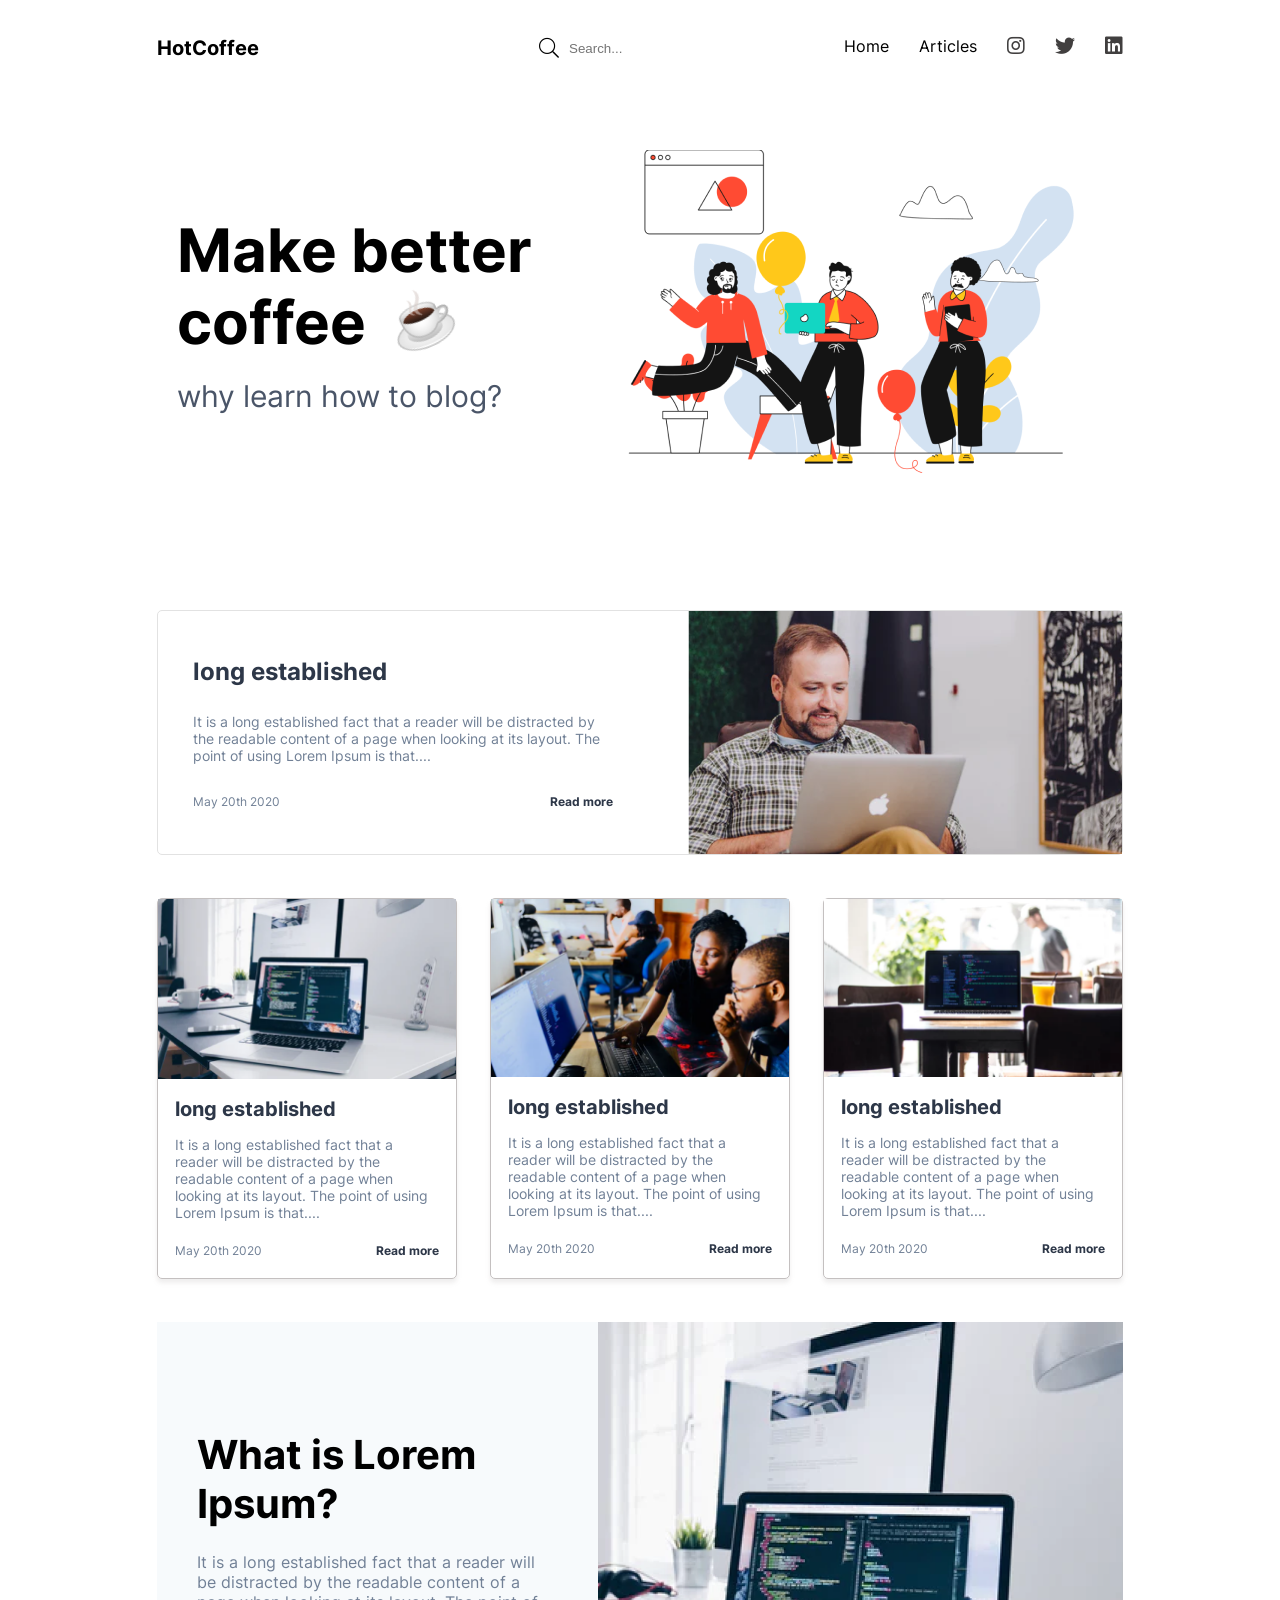
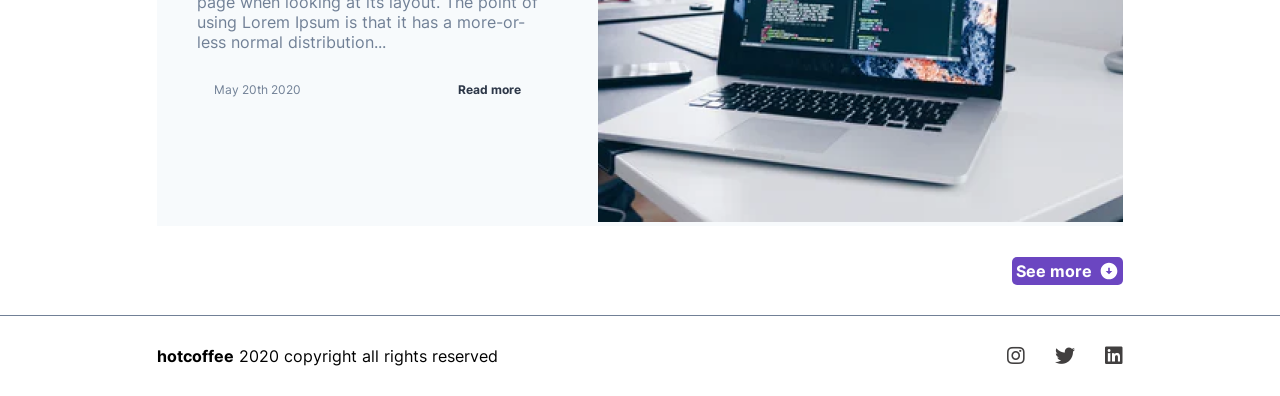
<file: index.html>
<!DOCTYPE html>
<html lang="en">
<head>
    <meta charset="UTF-8">
    <meta http-equiv="X-UA-Compatible" content="IE=edge">
    <meta name="viewport" content="width=device-width, initial-scale=1.0">
    <title>Document</title>
    <link rel="stylesheet" href="css/all.min.css">
    <link rel="stylesheet" href="css/style.css">
</head>
<body>
    <header class="header">
        <nav class="nav">
            <div class="container nav__container">
                <div class="nav__card">
                    <a href="#" class="nav__logo">HotCoffee</a>
                    <div class="nav__search">
                    <i class="fal fa-search"></i>
                    <input type="search" placeholder="Search..." class="srch">
                    </div>   
                </div>
                <ul class="list">
                    <li class="item">
                        <a href="#" class="link">Home</a>
                    </li>
                    <li class="item">
                        <a href="page.html" class="link">Articles</a>
                    </li>    
                 <i class="fab fa-instagram"></i>
                 <i class="fab fa-twitter"></i>
                 <i class="fab fa-linkedin"></i>
                </ul>
            </div>
        </nav>
        <div class="header__main">
            <div class="container header__main__container">
                <div class="header__card">
                    <div class="header__title">
                        <h1 class="header__title_1">Make better coffee</h1>
                        <img src="image/cofe.svg" alt="" class="header__cofe">
                    </div>
                    <p class="header__txt">why learn how to blog?</p>
                </div>
                <div class="header__card_1">
                    <img src="image/header_img.png" alt="" class="header__main_img">
                </div>
            </div>
        </div>
    </header>
    <main>
        <section class="section">
            <div class="container section__container">
                <div class="section__caropka">
                    <div class="section__card">
                        <h2 class="section__title">long established</h2>
                        <p class="section__text">It is a long established fact that a reader will be distracted by the readable content of a page when looking at its layout. The point of using Lorem Ipsum is that....</p>
                    </div>
                    <div class="section__link">
                        <p class="section__date">May 20th 2020</p>
                        <a href="#" class="section__read">Read more</a>
                    </div>
                </div>
                <img src="image/image 1.png" alt="" class="section__image">
            </div>
        </section>
        <section class="block">
            <div class="container block__container">
                <div class="block__cards">
                    <div class="image__123">
                        <img src="image/image 2.png" alt="" class="block__img">
                    </div> 
                    <div class="block__card">
                    <h3 class="block__title">long established</h3>
                    <p class="block__txt">It is a long established fact that a reader will be distracted by the readable content of a page when looking at its layout. The point of using Lorem Ipsum is that....</p> 
                    </div>
                    <div class="block__link">
                        <p class="section__date">May 20th 2020</p>
                        <a href="#" class="section__read">Read more</a>
                    </div>
                </div>
                <div class="block__cards">
                    <div class="image__123">
                        <img src="image/image 4.png" alt="" class="block__img">
                    </div>
                    <div class="block__card">
                    <h3 class="block__title">long established</h3>
                    <p class="block__txt">It is a long established fact that a reader will be distracted by the readable content of a page when looking at its layout. The point of using Lorem Ipsum is that....</p> 
                    </div>
                    <div class="block__link">
                        <p class="section__date">May 20th 2020</p>
                        <a href="#" class="section__read">Read more</a>
                    </div>
                </div>
                <div class="block__cards">
                    <div class="image__123">
                        <img src="image/image 5.png" alt="" class="block__img">  
                    </div>
                    <div class="block__card">
                    <h3 class="block__title">long established</h3>
                    <p class="block__txt">It is a long established fact that a reader will be distracted by the readable content of a page when looking at its layout. The point of using Lorem Ipsum is that....</p> 
                    </div>
                    <div class="block__link">
                        <p class="section__date">May 20th 2020</p>
                        <a href="#" class="section__read">Read more</a>
                    </div>
                </div>
            </div>
        </section>
        <section class="box">
            <div class="container box__container">
                <div class="box__card">
                    <h2 class="box__title">What is Lorem Ipsum?</h2>
                    <p class="box__txt">It is a long established fact that a reader will be distracted by the readable content of a page when looking at its layout. The point of using Lorem Ipsum is that it has a more-or-less normal distribution...</p>
                    <div class="block__link">
                        <p class="section__date">May 20th 2020</p>
                        <a href="#" class="section__read">Read more</a>
                    </div>
                </div>
                <div class="box__image">
                    <img src="image/image 7.png" alt="" class="box__img">
                </div>
            </div>
        </section>
        <div class="btn">
            <div class="container btn__container">
                <a href="#" class="btn__submit">See more<img src="image/button.svg" alt="" class="btn__submid"></a>
            </div>
        </div>
    </main>
    <footer class="footer">
        <div class="container footer__container">
            <div class="footer__card">
               <span class="footer__logo">hotcoffee</span>  2020 copyright all rights reserved
            </div>
            <div class="footer__iconk">
                 <i class="fab fa-instagram"></i>
                 <i class="fab fa-twitter"></i>
                 <i class="fab fa-linkedin"></i>
            </div>
        </div>
    </footer>
</body>
</html>
</file>
<file: css/style.css>
@import 'fonts.css';


* {
    padding: 0;
    margin: 0;
    box-sizing: border-box;
}

body {
    font-family: 'Inter';
}

ul {
    list-style: none;
}

a {
    text-decoration: none;
}

.container {
    max-width: 966px;
    width: 100%;
    margin: 0 auto;
}


/* header start */

.nav {
    padding-top: 36px;
}

.nav__card {
    display: flex;
    column-gap: 280px;
}

.nav__container {
    display: flex;
    justify-content: space-between;
}

.header__container {
    display: flex;
    justify-content: space-between;
    align-items: center;
}

.nav__logo {
    font-size: 20px;
    color: black;
    font-weight: bold;
}

.nav__search {
    display: flex;
    column-gap: 10px;
    align-items: center;
}

.fa-search {
    color: black;
}

.srch {
    border: none;
    outline: none;
}

.link {
    color: black;
}

.list {
    display: flex;
    column-gap: 30px;
    
}

i {
    color: rgb(65, 63, 63);
    font-size: 20px;
}

.header__main {
    margin-top: 70px;
}

.header__card {
    padding: 20px;
}

.header__card_1 {
    padding: 20px;
}

.header__main__container {
    display: flex;
    justify-content: space-between;
    align-items: center;
}

.header__title {
    position: relative;
}

.header__cofe {
    position: absolute;
    width: 87px;
    height: 85px;
    top: 62px;
    left: 200px;
}

.header__title_1 {
    font-size: 60px;
    padding-bottom: 20px;

}

.header__txt {
    font-size: 30px;
    color: #4A5568;
}

/* header end */



/* main start */

.section {
    margin-top: 113px;
}

.section__container {
    display: flex;
    align-items: center;
    column-gap: 40px;
    border: 1px solid #E2E2E2;
    border-radius: 5px;
}

.section__caropka {
    padding: 35px;
}

.section__title {
    padding-bottom: 27px;
    color: #2D3748;
}

.section__text {
    padding-bottom: 30px;
    font-size: 14px;
    color: #718096;
}

.section__link {
    display: flex;
    justify-content: space-between;
}

.section__date {
    color: #718096;
    font-size: 12px;
}

.section__read {
    color: #2D3748;
    font-weight: bold;
    font-size: 12px;
}

.block {
    margin-top: 43px;
}

.block__container {
    display: flex;
    justify-content: space-between;
}

.block__cards {
    max-width: 300px;
    width: 100%;
    border: 1px solid rgb(196, 192, 192) ;
    box-shadow: 0px 4px 4px rgba(192, 189, 189, 0.25);
    border-radius: 5px;
}

.block__card {
    padding: 18px 25px 22px 17px;
}

.block__img {
    display: block;
    width: 100%;
    height: 100%;
}

.block__title {
    padding-bottom: 15px;
    font-size: 20px;
    color: #2D3748;
}

.block__txt {
    font-size: 14px;
    color: #718096;
}

.block__link {
    display: flex;
    justify-content: space-between;
    padding: 0 17px 20px;
}

.box {
    margin-top: 43px;
}

.box__container {
    display: flex;
    column-gap: 20px;
    background: #F7FAFC;
}

.box__card {
    display: flex;
    flex-direction: column;
    justify-content: center;
    padding: 40px;
}

.box__title {
    font-size: 40px;
    padding-bottom: 24px;
}

.box__txt {
    padding-bottom: 30px;
    color: #718096;
}

.btn {
    margin-top: 31px;
    padding-bottom: 30px;
}

.btn__container {
    display: flex;
    justify-content: flex-end;
}

.btn__submit {
    display: flex;
    align-items: center;
    background: #6B46C1;
    color: white;
    padding: 4px;
    border-radius: 5px;
    column-gap: 7px;
    border: none;
    font-weight: bold;
    transition: .4s;
}

.btn__submit:hover {
    background: #3e2774;
    color: white;
}
/* main end */


/* footer start */

.footer {
    border-top:  1px solid #718096;
}

.footer__container {
    display: flex;
    justify-content: space-between;
    align-items: center;
    padding: 30px 0;
}

.footer__logo {
    font-weight: bold;
}

.footer__iconk {
    display: flex;
    column-gap: 30px;
}
/* footer end */


/* page start */
.container__2 {
    max-width: 765px;
    width: 100%;
    margin: 0 auto;
}

.header__bg {
    margin-top: 40px;
}

.page__bg {
    display: block;
}

.wrapper {
    margin-top: 45px;
}

.wrapper__title {
    font-size: 45px;
    padding-bottom: 19px;
}

.wrapper__text {
    font-size: 18px;
    display: flex;
    column-gap: 23px;
}

.wrapper__span {
    font-weight: bold;
}

.wrapper__span_1 {
    color: #718096;
}

.x {
    border-bottom: 1px solid #E8E7E7;
    margin: 30px 0 37px 0;
}

.info {
    margin-bottom: 58px;
    position: relative;
}

.page__button {
    position: absolute;
    width: 42px;
    height: 42px;
    top: 1325px;
    left: 1221px;
}



.page__img_btn {
    width: 100%;
    height: 100%;
    transition: .5s;
}

.page__img_btn:hover {
    background: #0d0120;
    border-radius: 50%;
}

.info__txt {
    color: #718096;
}

.txt__1 {
    font-size: 17px;
    color: black;
    font-weight: bold;
    font-style: italic;
}
.txt__2 {
    font-size: 25px;
    color: black;
    font-weight: bold;
}
.txt__3 {
    font-size: 40px;
    color: black;
    font-weight: bold;
}



/* page end */
</file>
